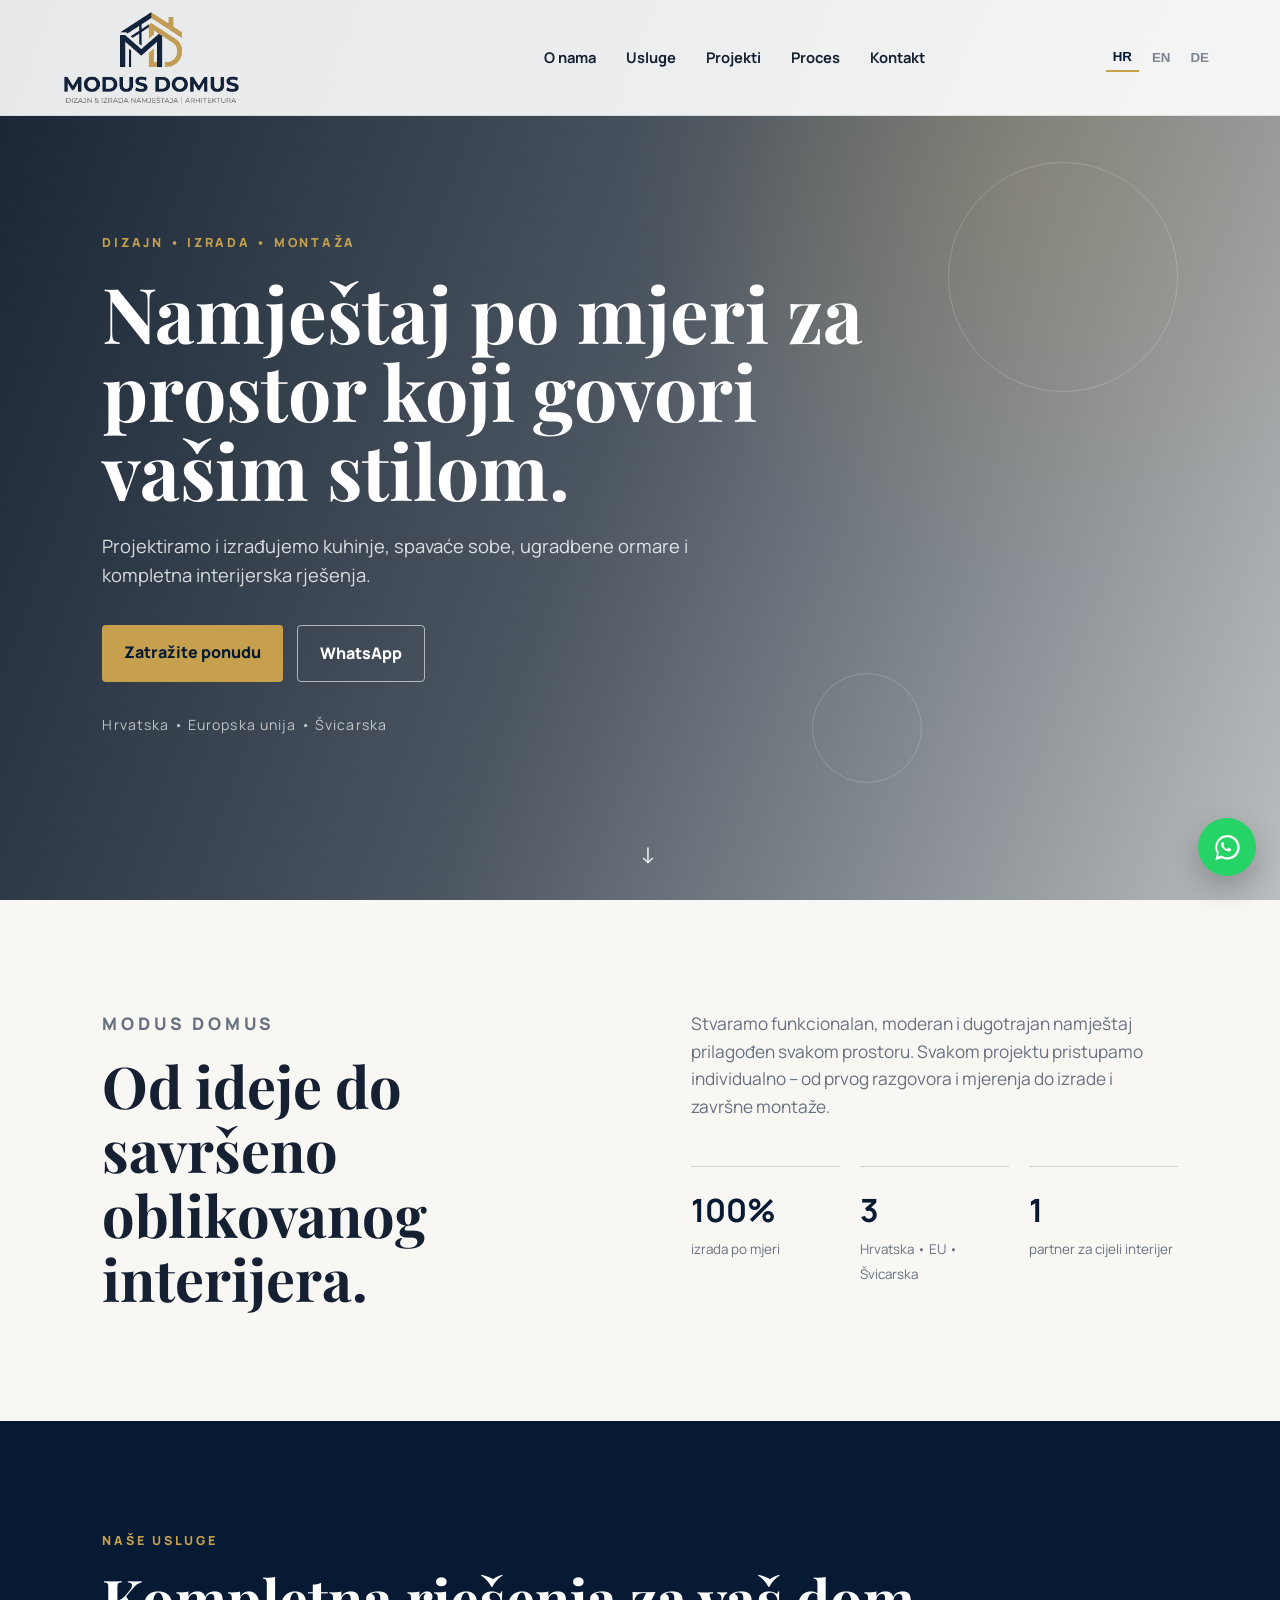
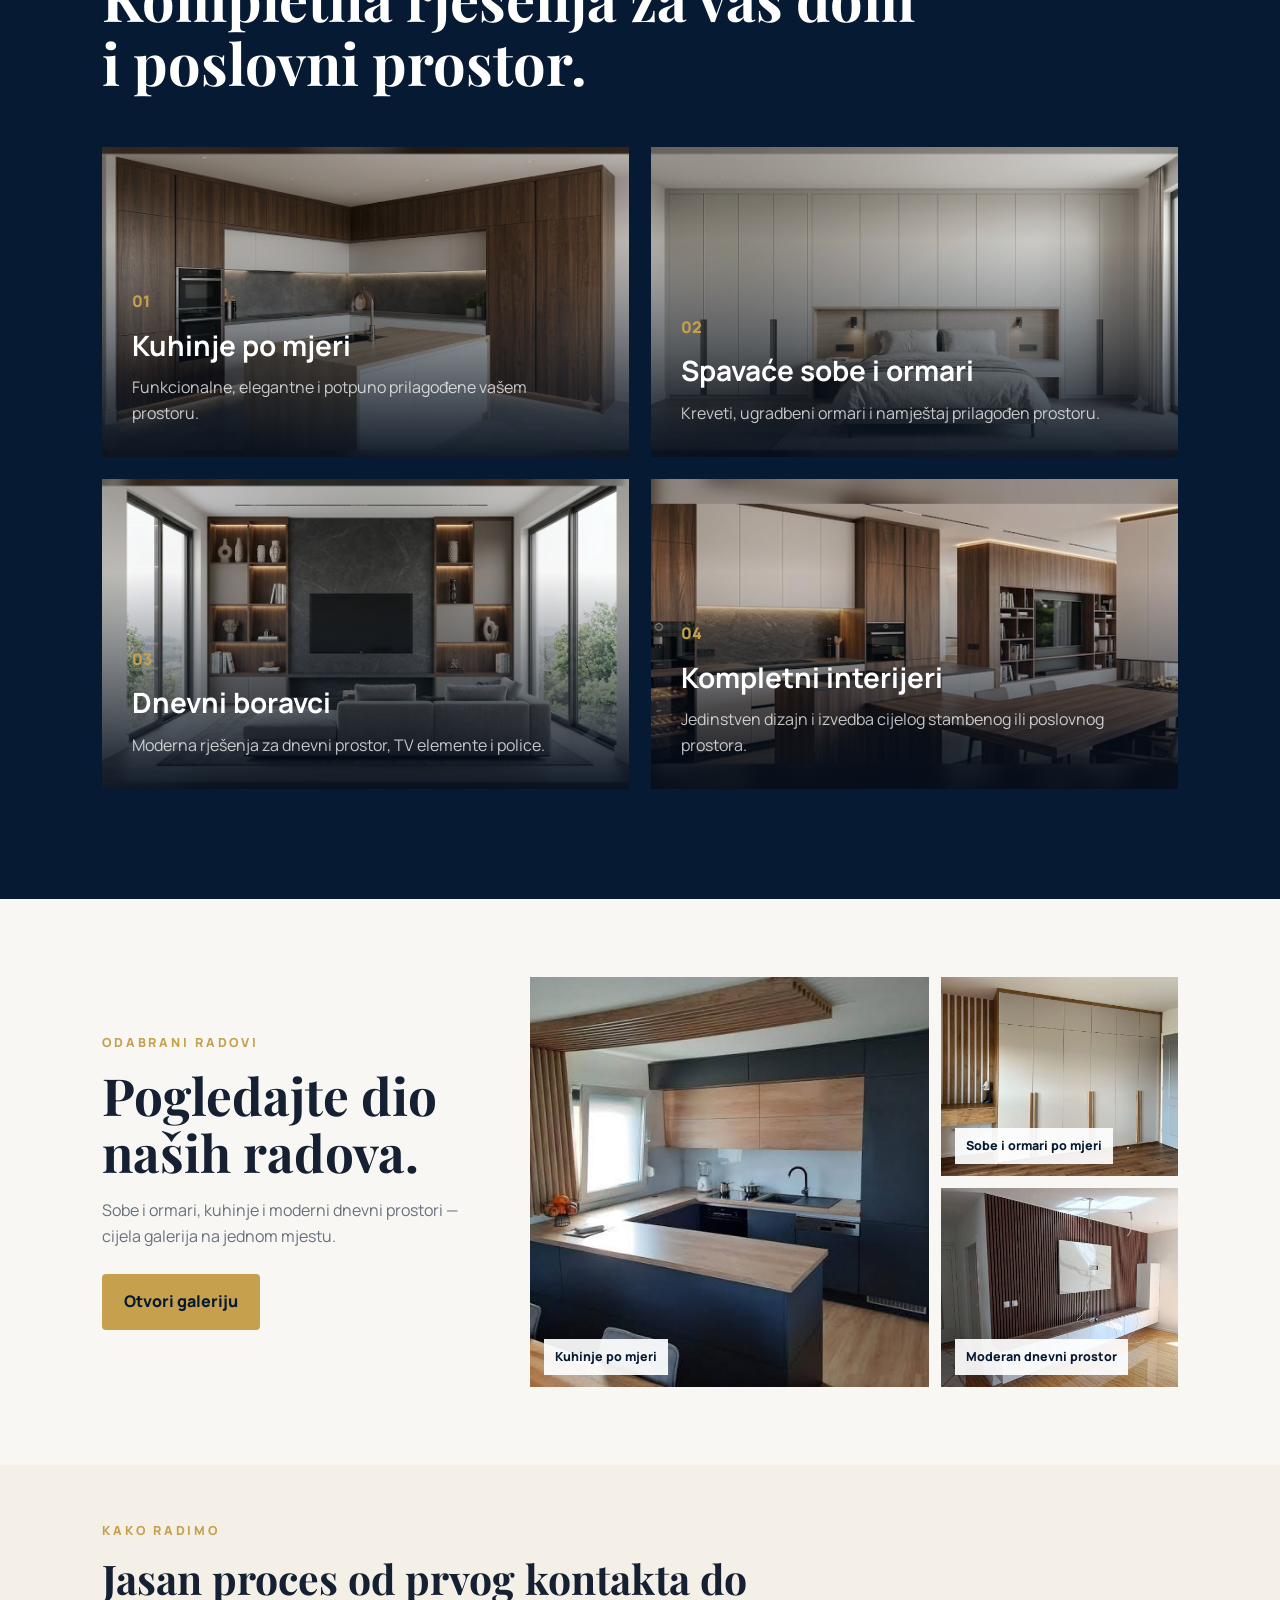
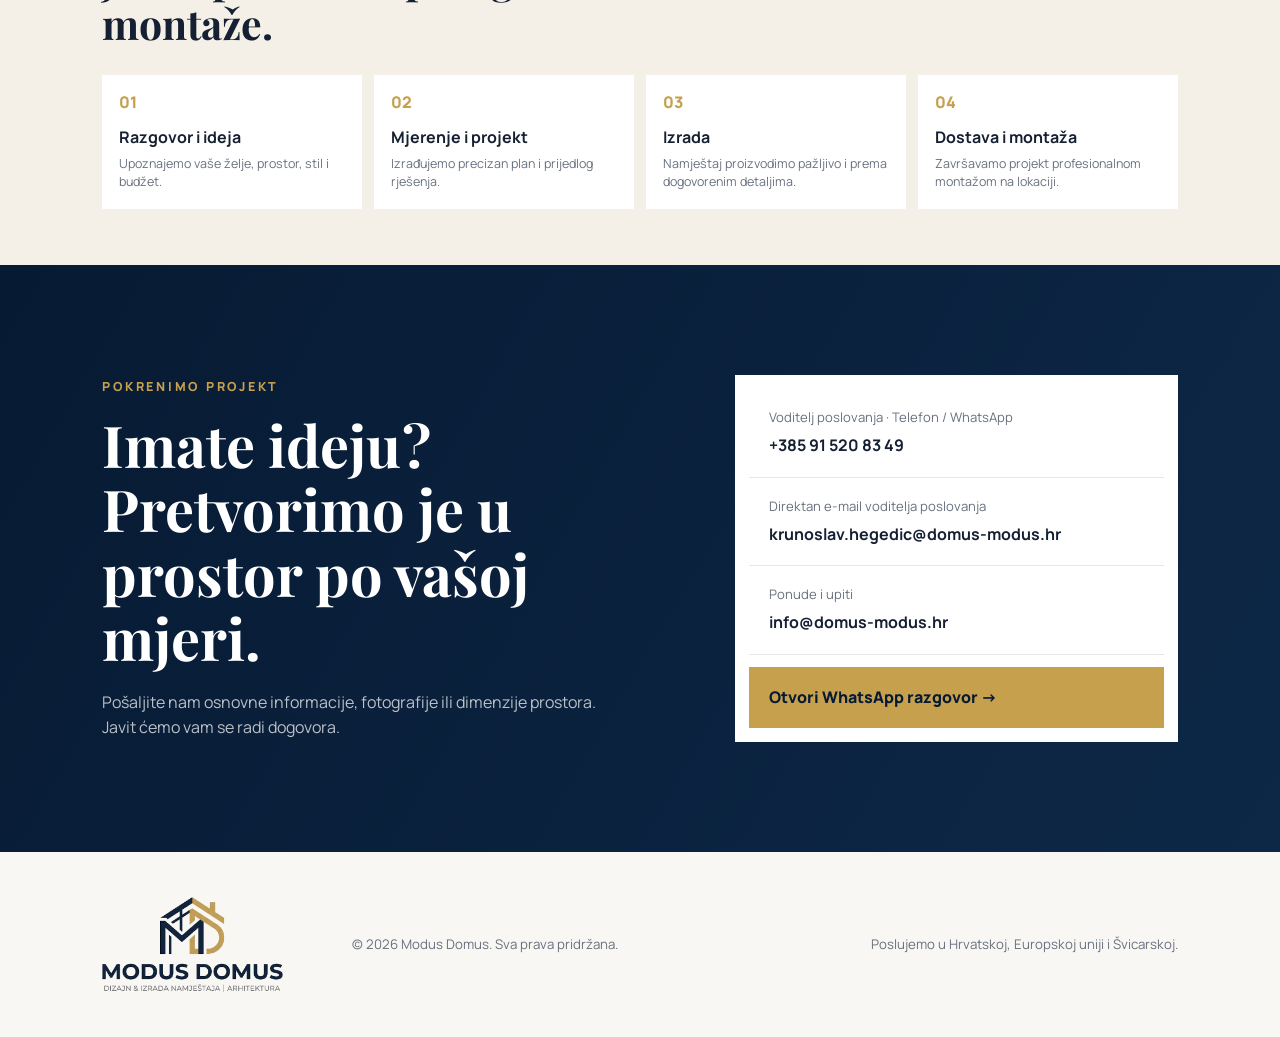
<file: index.html>
<!DOCTYPE html>
<html lang="hr">
<head>
  <meta charset="UTF-8" />
  <meta name="viewport" content="width=device-width, initial-scale=1.0" />
  <meta name="description" content="Modus Domus – dizajn i izrada namještaja po mjeri u Hrvatskoj, Europskoj uniji i Švicarskoj." />
  <title>Modus Domus | Dizajn i izrada namještaja</title>
  <link rel="preconnect" href="https://fonts.googleapis.com">
  <link rel="preconnect" href="https://fonts.gstatic.com" crossorigin>
  <link href="https://fonts.googleapis.com/css2?family=Manrope:wght@400;500;600;700;800&family=Playfair+Display:wght@600;700&display=swap" rel="stylesheet">
  <link rel="stylesheet" href="style.css" />
</head>
<body>
  <header class="site-header">
    <a class="brand" href="#home" aria-label="Modus Domus početna">
      <img src="assets/logo-modus-domus-transparent.png" alt="Modus Domus logo" />
    </a>

    <button class="menu-toggle" aria-label="Otvori izbornik" aria-expanded="false">☰</button>

    <nav class="main-nav">
      <a href="#about" data-i18n="navAbout">O nama</a>
      <a href="#services" data-i18n="navServices">Usluge</a>
      <a href="#projects" data-i18n="navProjects">Projekti</a>
      <a href="#process" data-i18n="navProcess">Proces</a>
      <a href="#contact" data-i18n="navContact">Kontakt</a>
    </nav>

    <div class="language-switcher" aria-label="Odabir jezika">
      <button class="lang active" data-lang="hr">HR</button>
      <button class="lang" data-lang="en">EN</button>
      <button class="lang" data-lang="de">DE</button>
    </div>
  </header>

  <main>
    <section id="home" class="hero">
      <div class="hero-overlay"></div>
      <div class="floating-shape shape-one"></div>
      <div class="floating-shape shape-two"></div>

      <div class="hero-content">
        <p class="eyebrow" data-i18n="heroEyebrow">DIZAJN • IZRADA • MONTAŽA</p>
        <h1 data-i18n="heroTitle">Namještaj po mjeri za prostor koji govori vašim stilom.</h1>
        <p class="hero-text" data-i18n="heroText">
          Projektiramo i izrađujemo kuhinje, spavaće sobe, ugradbene ormare i kompletna interijerska rješenja.
        </p>
        <div class="hero-actions">
          <a class="btn btn-primary" href="mailto:info@domus-modus.hr?subject=Upit%20za%20ponudu" data-i18n="offerButton">Zatražite ponudu</a>
          <a class="btn btn-secondary js-whatsapp-launch" href="https://wa.me/385915208349" data-i18n="whatsappButton">WhatsApp</a>
        </div>
        <div class="coverage" data-i18n="coverage">Hrvatska • Europska unija • Švicarska</div>
      </div>

      <a class="scroll-indicator" href="#about" aria-label="Pomakni se prema dolje">↓</a>
    </section>

    <section id="about" class="section about">
      <div>
        <p class="section-kicker" data-i18n="aboutKicker">MODUS DOMUS</p>
        <h2 data-i18n="aboutTitle">Od ideje do savršeno oblikovanog interijera.</h2>
      </div>
      <div>
        <p data-i18n="aboutText">
          Stvaramo funkcionalan, moderan i dugotrajan namještaj prilagođen svakom prostoru. Svakom projektu pristupamo individualno – od prvog razgovora i mjerenja do izrade i završne montaže.
        </p>
        <div class="stats">
          <div><strong>100%</strong><span data-i18n="statCustom">izrada po mjeri</span></div>
          <div><strong>3</strong><span data-i18n="statMarkets">Hrvatska • EU • Švicarska</span></div>
          <div><strong>1</strong><span data-i18n="statPartner">partner za cijeli interijer</span></div>
        </div>
      </div>
    </section>

    <section id="services" class="section dark-section">
      <div class="section-heading">
        <p class="section-kicker" data-i18n="servicesKicker">NAŠE USLUGE</p>
        <h2 data-i18n="servicesTitle">Kompletna rješenja za vaš dom i poslovni prostor.</h2>
      </div>

      <div class="service-grid">
        <article class="service-card image-kitchen">
          <div>
            <span>01</span>
            <h3 data-i18n="serviceKitchen">Kuhinje po mjeri</h3>
            <p data-i18n="serviceKitchenText">Funkcionalne, elegantne i potpuno prilagođene vašem prostoru.</p>
          </div>
        </article>

        <article class="service-card image-bedroom">
          <div>
            <span>02</span>
            <h3 data-i18n="serviceBedroom">Spavaće sobe i ormari</h3>
            <p data-i18n="serviceBedroomText">Kreveti, ugradbeni ormari i namještaj prilagođen prostoru.</p>
          </div>
        </article>

        <article class="service-card image-living">
          <div>
            <span>03</span>
            <h3 data-i18n="serviceLiving">Dnevni boravci</h3>
            <p data-i18n="serviceLivingText">Moderna rješenja za dnevni prostor, TV elemente i police.</p>
          </div>
        </article>

        <article class="service-card image-interior">
          <div>
            <span>04</span>
            <h3 data-i18n="serviceInterior">Kompletni interijeri</h3>
            <p data-i18n="serviceInteriorText">Jedinstven dizajn i izvedba cijelog stambenog ili poslovnog prostora.</p>
          </div>
        </article>
      </div>
    </section>

    <section id="projects" class="section gallery-teaser">
      <div class="gallery-teaser-copy">
        <p class="section-kicker" data-i18n="projectsKicker">ODABRANI RADOVI</p>
        <h2 data-i18n="projectsTitle">Pogledajte dio naših radova.</h2>
        <p data-i18n="galleryTeaserText">Sobe i ormari, kuhinje i moderni dnevni prostori — cijela galerija na jednom mjestu.</p>
        <a class="btn gallery-button" href="galerija.html" data-i18n="galleryButton">Otvori galeriju</a>
      </div>
      <div class="gallery-preview">
        <a class="preview-card preview-large" href="galerija.html#kuhinje" aria-label="Otvori galeriju kuhinja">
          <figure>
            <img src="assets/gallery/kuhinja-3.jpg" alt="Kuhinja po mjeri" loading="lazy">
            <figcaption data-i18n="galleryKitchens">Kuhinje po mjeri</figcaption>
          </figure>
        </a>
        <a class="preview-card" href="galerija.html#sobe" aria-label="Otvori galeriju soba i ormara">
          <figure>
            <img src="assets/gallery/sobe-4.jpg" alt="Sobe i ormari po mjeri" loading="lazy">
            <figcaption data-i18n="galleryRooms">Sobe i ormari po mjeri</figcaption>
          </figure>
        </a>
        <a class="preview-card" href="galerija.html#dnevni" aria-label="Otvori galeriju dnevnih prostora">
          <figure>
            <img src="assets/gallery/dnevni-1.jpg" alt="Moderan dnevni prostor" loading="lazy">
            <figcaption data-i18n="galleryLiving">Moderan dnevni prostor</figcaption>
          </figure>
        </a>
      </div>
    </section>

    <section id="process" class="section process">
      <div class="section-heading">
        <p class="section-kicker" data-i18n="processKicker">KAKO RADIMO</p>
        <h2 data-i18n="processTitle">Jasan proces od prvog kontakta do montaže.</h2>
      </div>
      <div class="process-grid">
        <div><span>01</span><h3 data-i18n="stepOne">Razgovor i ideja</h3><p data-i18n="stepOneText">Upoznajemo vaše želje, prostor, stil i budžet.</p></div>
        <div><span>02</span><h3 data-i18n="stepTwo">Mjerenje i projekt</h3><p data-i18n="stepTwoText">Izrađujemo precizan plan i prijedlog rješenja.</p></div>
        <div><span>03</span><h3 data-i18n="stepThree">Izrada</h3><p data-i18n="stepThreeText">Namještaj proizvodimo pažljivo i prema dogovorenim detaljima.</p></div>
        <div><span>04</span><h3 data-i18n="stepFour">Dostava i montaža</h3><p data-i18n="stepFourText">Završavamo projekt profesionalnom montažom na lokaciji.</p></div>
      </div>
    </section>

    <section id="contact" class="contact-section">
      <div class="contact-copy">
        <p class="section-kicker" data-i18n="contactKicker">POKRENIMO PROJEKT</p>
        <h2 data-i18n="contactTitle">Imate ideju? Pretvorimo je u prostor po vašoj mjeri.</h2>
        <p data-i18n="contactText">Pošaljite nam osnovne informacije, fotografije ili dimenzije prostora. Javit ćemo vam se radi dogovora.</p>
      </div>

      <div class="contact-card">
        <a class="contact-item contact-phone-row" href="tel:+385915208349">
          <span data-i18n="phoneLabel">Voditelj poslovanja · Telefon / WhatsApp</span>
          <strong>+385 91 520 83 49</strong>
        </a>

        <a class="contact-item" href="mailto:krunoslav.hegedic@domus-modus.hr">
          <span data-i18n="managerEmailLabel">Direktan e-mail voditelja poslovanja</span>
          <strong>krunoslav.hegedic@domus-modus.hr</strong>
        </a>

        <a class="contact-item" href="mailto:info@domus-modus.hr">
          <span data-i18n="offersLabel">Ponude i upiti</span>
          <strong>info@domus-modus.hr</strong>
        </a>

        <a class="contact-cta js-whatsapp-launch" href="https://wa.me/385915208349" data-i18n="openWhatsapp">Otvori WhatsApp razgovor →</a>
      </div>
    </section>
  </main>

  <footer>
    <img src="assets/logo-modus-domus-transparent.png" alt="Modus Domus" />
    <p>© <span id="year"></span> Modus Domus. <span data-i18n="rights">Sva prava pridržana.</span></p>
    <p data-i18n="footerCoverage">Poslujemo u Hrvatskoj, Europskoj uniji i Švicarskoj.</p>
  </footer>

  <a class="floating-whatsapp js-whatsapp-launch" href="https://wa.me/385915208349" aria-label="WhatsApp">
    <svg viewBox="0 0 32 32" aria-hidden="true" focusable="false">
      <path fill="currentColor" d="M19.11 17.21c-.26-.13-1.53-.75-1.77-.84-.24-.09-.41-.13-.59.13-.17.26-.67.84-.82 1.01-.15.17-.3.2-.56.07-.26-.13-1.08-.4-2.06-1.27-.76-.68-1.28-1.52-1.43-1.78-.15-.26-.02-.4.11-.53.12-.12.26-.3.39-.45.13-.15.17-.26.26-.43.09-.17.04-.32-.02-.45-.07-.13-.59-1.42-.8-1.94-.21-.51-.43-.44-.59-.45h-.5c-.17 0-.45.07-.69.32-.24.26-.91.89-.91 2.17s.93 2.52 1.06 2.69c.13.17 1.83 2.79 4.43 3.91.62.27 1.1.43 1.48.55.62.2 1.18.17 1.62.1.49-.07 1.53-.62 1.75-1.22.22-.6.22-1.11.15-1.22-.06-.11-.24-.17-.5-.3Z"/>
      <path fill="currentColor" d="M16.04 3.2A12.62 12.62 0 0 0 5.2 22.3L3.5 28.8l6.66-1.75A12.62 12.62 0 1 0 16.04 3.2Zm0 22.94c-1.99 0-3.93-.54-5.62-1.57l-.4-.24-3.95 1.04 1.05-3.85-.26-.4a10.31 10.31 0 1 1 9.18 5.02Z"/>
    </svg>
  </a>

  <script src="script.js"></script>
</body>
</html>
</file>
<file: style.css>
*{box-sizing:border-box;margin:0;padding:0}
:root{
  --navy:#071a33;
  --navy-soft:#0d2847;
  --gold:#c6a04d;
  --cream:#f4f0e7;
  --white:#fff;
  --text:#152033;
  --muted:#68717f;
}
html{scroll-behavior:smooth}
body{
  font-family:"Manrope",sans-serif;
  color:var(--text);
  background:#f8f7f4;
  line-height:1.6;
}
a{text-decoration:none;color:inherit}
img{display:block;max-width:100%}
.site-header{
  position:fixed;
  inset:0 0 auto 0;
  height:116px;
  padding:12px 5vw;
  display:flex;
  align-items:center;
  justify-content:space-between;
  gap:28px;
  z-index:1000;
  background:rgba(255,255,255,.9);
  backdrop-filter:blur(16px);
  border-bottom:1px solid rgba(7,26,51,.08);
}
.brand{display:flex;align-items:center;min-width:300px}
.brand img{width:300px;height:92px;object-fit:contain;object-position:left center}
.main-nav{display:flex;gap:30px;font-weight:700;font-size:.92rem}
.main-nav a{position:relative}
.main-nav a::after{content:"";position:absolute;left:0;bottom:-8px;width:0;height:2px;background:var(--gold);transition:.3s}
.main-nav a:hover::after{width:100%}
.language-switcher{display:flex;gap:6px}
.lang{border:0;background:transparent;padding:6px 7px;cursor:pointer;font-weight:800;color:#7c8490}
.lang.active{color:var(--navy);border-bottom:2px solid var(--gold)}
.menu-toggle{display:none;border:0;background:none;font-size:1.5rem}

.hero{
  min-height:100vh;
  position:relative;
  display:flex;
  align-items:center;
  padding:150px 8vw 80px;
  overflow:hidden;
  background:
    linear-gradient(110deg,rgba(4,18,35,.92) 0%,rgba(4,18,35,.70) 48%,rgba(4,18,35,.25) 100%),
    url("https://images.unsplash.com/photo-1600210492486-724fe5c67fb0?auto=format&fit=crop&w=2000&q=90") center/cover;
  animation:heroZoom 18s ease-in-out infinite alternate;
}
@keyframes heroZoom{
  from{background-size:100%,cover}
  to{background-size:100%,115%}
}
.hero-overlay{
  position:absolute;inset:0;
  background:radial-gradient(circle at 80% 20%,rgba(198,160,77,.20),transparent 32%);
}
.floating-shape{position:absolute;border:1px solid rgba(255,255,255,.18);border-radius:50%;animation:float 9s ease-in-out infinite}
.shape-one{width:230px;height:230px;right:8%;top:18%}
.shape-two{width:110px;height:110px;right:28%;bottom:13%;animation-delay:-4s}
@keyframes float{50%{transform:translateY(-22px) translateX(10px)}}
.hero-content{position:relative;z-index:2;max-width:820px;color:white}
.eyebrow,.section-kicker{letter-spacing:.22em;font-size:.78rem;font-weight:800;color:var(--gold)}
.hero h1{
  font-family:"Playfair Display",serif;
  font-size:clamp(3rem,6vw,6rem);
  line-height:1.02;
  margin:20px 0 24px;
  max-width:1000px;
}
.hero-text{font-size:1.15rem;max-width:670px;color:rgba(255,255,255,.82)}
.hero-actions{display:flex;gap:14px;margin-top:34px;flex-wrap:wrap}
.btn{padding:15px 22px;border-radius:4px;font-weight:800;transition:.25s}
.btn-primary{background:var(--gold);color:var(--navy)}
.btn-secondary{border:1px solid rgba(255,255,255,.6);color:white}
.btn:hover{transform:translateY(-3px)}
.coverage{margin-top:32px;font-size:.88rem;letter-spacing:.08em;color:rgba(255,255,255,.68)}
.scroll-indicator{position:absolute;bottom:28px;left:50%;color:white;font-size:1.4rem;animation:bounce 1.7s infinite}
@keyframes bounce{50%{transform:translateY(9px)}}

.section{padding:110px 8vw}
.about{display:grid;grid-template-columns:1fr 1fr;gap:8vw;align-items:start}
.about h2,.section-heading h2,.contact-copy h2{
  font-family:"Playfair Display",serif;
  font-size:clamp(2.2rem,4.5vw,4.4rem);
  line-height:1.12;
  margin-top:15px;
}
.about p{font-size:1.08rem;color:var(--muted)}
.stats{display:grid;grid-template-columns:repeat(3,1fr);gap:20px;margin-top:45px}
.stats div{border-top:1px solid #cfd3d8;padding-top:18px}
.stats strong{font-size:2rem;color:var(--navy);display:block}
.stats span{font-size:.84rem;color:var(--muted)}

.dark-section{background:var(--navy);color:white}
.section-heading{max-width:820px;margin-bottom:52px}
.dark-section .section-heading h2{color:white}
.service-grid{display:grid;grid-template-columns:repeat(2,1fr);gap:22px}
.service-card{
  min-height:310px;
  position:relative;
  overflow:hidden;
  display:flex;
  align-items:flex-end;
  padding:30px;
  background-size:cover;
  background-position:center;
}
.service-card::before{content:"";position:absolute;inset:0;background:linear-gradient(transparent 30%,rgba(2,13,27,.92))}
.service-card>div{position:relative;z-index:2}
.service-card span{color:var(--gold);font-weight:800}
.service-card h3{font-size:1.75rem;margin:8px 0}
.service-card p{color:rgba(255,255,255,.75);max-width:430px}
.image-kitchen{background-image:url("assets/services/kuhinje.jpg")}
.image-bedroom{background-image:url("assets/services/spavace-sobe-ormari.jpg")}
.image-living{background-image:url("assets/services/dnevni-boravci.jpg")}
.image-interior{background-image:url("assets/services/kompletni-interijeri.jpg")}

.project-grid{display:grid;grid-template-columns:1.4fr 1fr;grid-template-rows:repeat(2,330px);gap:20px}
.project{position:relative;overflow:hidden}
.project-large{grid-row:1/3}
.project img{width:100%;height:100%;object-fit:cover;transition:.6s}
.project:hover img{transform:scale(1.05)}
.project figcaption{position:absolute;left:22px;bottom:18px;background:rgba(255,255,255,.9);padding:10px 14px;font-weight:800}
.photo-note{margin-top:18px;color:var(--muted);font-size:.84rem}

.process{background:var(--cream);padding-top:56px;padding-bottom:56px}
.process-grid{display:grid;grid-template-columns:repeat(4,1fr);gap:12px}
.process-grid>div{background:white;padding:15px 17px;min-height:125px;border-bottom:3px solid transparent;transition:.3s}
.process-grid>div:hover{transform:translateY(-6px);border-color:var(--gold)}
.process-grid span{font-weight:800;color:var(--gold)}
.process-grid h3{margin:9px 0 5px;font-size:1rem}
.process-grid p{color:var(--muted);font-size:.78rem;line-height:1.42}

.contact-section{padding:110px 8vw;background:linear-gradient(120deg,var(--navy),var(--navy-soft));color:white;display:grid;grid-template-columns:1.2fr 1fr;gap:8vw;align-items:center}
.contact-copy p:not(.section-kicker){color:rgba(255,255,255,.72);margin-top:20px;max-width:600px}
.contact-card{background:white;color:var(--text);padding:16px}
.contact-card>a{display:block;padding:22px;border-bottom:1px solid #e5e7ea}
.contact-card span{display:block;color:var(--muted);font-size:.82rem;margin-bottom:4px}
.contact-card strong{font-size:1rem;word-break:break-word}
.contact-card .contact-cta{background:var(--gold);color:var(--navy);font-weight:800;border:0;margin-top:16px}

footer{padding:45px 8vw;display:grid;grid-template-columns:220px 1fr auto;gap:30px;align-items:center;font-size:.83rem;color:var(--muted)}
footer img{width:260px;max-height:95px;object-fit:contain;object-position:left center}
.floating-whatsapp{
  position:fixed;right:24px;bottom:24px;z-index:999;
  width:58px;height:58px;border-radius:50%;
  display:grid;place-items:center;
  background:#25d366;color:white;font-weight:900;
  box-shadow:0 12px 30px rgba(0,0,0,.22);
}
.floating-whatsapp svg{width:31px;height:31px;display:block}

@media(max-width:1000px){
  .main-nav{display:none;position:absolute;top:116px;left:0;right:0;background:white;padding:25px 5vw;flex-direction:column}
  .main-nav.open{display:flex}
  .menu-toggle{display:block;margin-left:auto}
  .language-switcher{margin-left:8px}
  .about,.contact-section{grid-template-columns:1fr}
  .process-grid{grid-template-columns:repeat(2,1fr)}
  footer{grid-template-columns:1fr}
}
@media(max-width:700px){
  .site-header{height:88px;padding:8px 20px}
  .brand{min-width:0}
  .brand img{width:210px;height:68px}
  .main-nav{top:88px}
  .hero{padding:130px 22px 70px;animation:none;background-position:center}
  .hero h1{font-size:2.7rem}
  .section,.contact-section{padding:75px 22px}
  .about,.service-grid,.process-grid{grid-template-columns:1fr}
  .stats{grid-template-columns:1fr}
  .project-grid{display:block}
  .project{height:300px;margin-bottom:16px}
  .project-large{height:420px}
  footer{padding:38px 22px}
}


.gallery-category{margin-top:58px}
.gallery-category:first-of-type{margin-top:0}
.gallery-category-head{display:flex;align-items:center;gap:18px;margin-bottom:22px}
.gallery-category-head span{font-size:.82rem;font-weight:800;color:var(--gold);letter-spacing:.12em}
.gallery-category-head h3{font-family:"Playfair Display",serif;font-size:clamp(1.8rem,3vw,3rem);color:var(--navy)}
.gallery-grid{display:grid;grid-template-columns:repeat(3,1fr);grid-auto-rows:280px;gap:16px}
.gallery-item{overflow:hidden;position:relative;background:#ddd}
.gallery-wide{grid-column:span 2}
.gallery-item img{width:100%;height:100%;object-fit:cover;transition:transform .55s ease,filter .55s ease}
.gallery-item:hover img{transform:scale(1.045);filter:brightness(.96)}
@media(max-width:900px){
  .gallery-grid{grid-template-columns:repeat(2,1fr);grid-auto-rows:240px}
  .gallery-wide{grid-column:span 2}
}
@media(max-width:600px){
  .gallery-category{margin-top:42px}
  .gallery-grid{grid-template-columns:1fr;grid-auto-rows:260px}
  .gallery-wide{grid-column:auto}
}


.gallery-teaser{
  display:grid;
  grid-template-columns:minmax(260px,.72fr) minmax(0,1.28fr);
  gap:5vw;
  align-items:center;
  padding-top:78px;
  padding-bottom:78px;
}
.gallery-teaser-copy h2{
  font-family:"Playfair Display",serif;
  font-size:clamp(2.2rem,4vw,4rem);
  line-height:1.1;
  margin:14px 0 18px;
}
.gallery-teaser-copy>p:not(.section-kicker){color:var(--muted);max-width:520px}
.gallery-button{
  display:inline-flex;
  margin-top:25px;
  background:var(--gold);
  color:var(--navy);
}
.gallery-preview{
  display:grid;
  grid-template-columns:1.35fr .8fr;
  grid-template-rows:1fr 1fr;
  gap:12px;
  height:410px;
}
.gallery-preview .preview-card{display:block;overflow:hidden;background:#ddd}
.gallery-preview .preview-card figure{position:relative;width:100%;height:100%;overflow:hidden;background:#ddd}
.gallery-preview .preview-large{grid-row:1/3}
.gallery-preview img{width:100%;height:100%;object-fit:cover;transition:transform .45s ease}
.gallery-preview .preview-card:hover img{transform:scale(1.025)}
.gallery-preview figcaption{
  position:absolute;
  left:14px;
  bottom:12px;
  background:rgba(255,255,255,.92);
  color:var(--navy);
  padding:8px 11px;
  font-size:.78rem;
  font-weight:800;
}
.process .section-heading{margin-bottom:28px}
.process .section-heading h2{font-size:clamp(2rem,3.2vw,3.45rem)}

@media(max-width:900px){
  .gallery-teaser{grid-template-columns:1fr}
  .gallery-preview{height:360px}
}
@media(max-width:700px){
  .gallery-preview{
    grid-template-columns:1fr 1fr;
    grid-template-rows:250px 150px;
    height:auto;
  }
  .gallery-preview .preview-large{grid-column:1/3;grid-row:auto}
  .process-grid{grid-template-columns:1fr 1fr!important}
}
@media(max-width:480px){
  .process-grid{grid-template-columns:1fr!important}
}

/* Unified interactive contact rows */
.contact-card{
  background:white;
  color:var(--text);
  padding:14px;
}
.contact-card .contact-item{
  display:block;
  padding:18px 20px;
  border-bottom:1px solid #e5e7ea;
  text-decoration:none !important;
  color:var(--text);
  transition:
    background-color .22s ease,
    color .22s ease,
    transform .22s ease,
    box-shadow .22s ease;
}
.contact-card .contact-item span{
  display:block;
  color:var(--muted);
  font-size:.82rem;
  margin-bottom:5px;
  transition:color .22s ease;
}
.contact-card .contact-item strong{
  display:block;
  font-size:1rem;
  word-break:break-word;
}
.contact-card .contact-item:hover,
.contact-card .contact-item:focus-visible{
  background:#f7f2e7;
  color:var(--navy);
  transform:translateX(4px);
  box-shadow:inset 3px 0 0 var(--gold);
  outline:none;
}
.contact-card .contact-item:hover span,
.contact-card .contact-item:focus-visible span{
  color:#536071;
}
.contact-card .contact-cta{
  display:block;
  margin-top:12px;
  padding:18px 20px;
  background:var(--gold);
  color:var(--navy);
  font-weight:800;
  text-decoration:none !important;
  border:0;
  transition:
    transform .22s ease,
    filter .22s ease,
    box-shadow .22s ease;
}
.contact-card .contact-cta:hover,
.contact-card .contact-cta:focus-visible{
  transform:translateY(-2px);
  filter:brightness(.96);
  box-shadow:0 10px 22px rgba(7,26,51,.16);
  outline:none;
}


/* Compact statistics on mobile */
@media (max-width:700px){
  .stats{
    grid-template-columns:repeat(3,1fr);
    gap:8px;
    margin-top:22px;
  }
  .stats div{
    padding-top:10px;
    text-align:center;
  }
  .stats strong{
    font-size:1.35rem;
    line-height:1.1;
  }
  .stats span{
    font-size:.68rem;
    line-height:1.25;
  }

  .process{
    padding-top:40px;
    padding-bottom:40px;
  }
  .process .section-heading{
    margin-bottom:20px;
  }
  .process .section-heading h2{
    font-size:2rem;
    line-height:1.08;
  }
  .process-grid{
    grid-template-columns:repeat(2,1fr)!important;
    gap:9px;
  }
  .process-grid>div{
    min-height:0;
    padding:12px;
  }
  .process-grid span{
    font-size:.7rem;
  }
  .process-grid h3{
    margin:6px 0 4px;
    font-size:.9rem;
    line-height:1.2;
  }
  .process-grid p{
    font-size:.69rem;
    line-height:1.3;
  }
}

@media (max-width:420px){
  .stats{
    grid-template-columns:repeat(2,1fr);
  }
  .stats div:last-child{
    grid-column:1/-1;
  }
}

@media (max-width:400px){
  .process-grid{
    gap:7px;
  }
  .process-grid>div{
    padding:10px;
  }
  .process-grid h3{
    font-size:.82rem;
  }
  .process-grid p{
    font-size:.64rem;
  }
}
</file>
